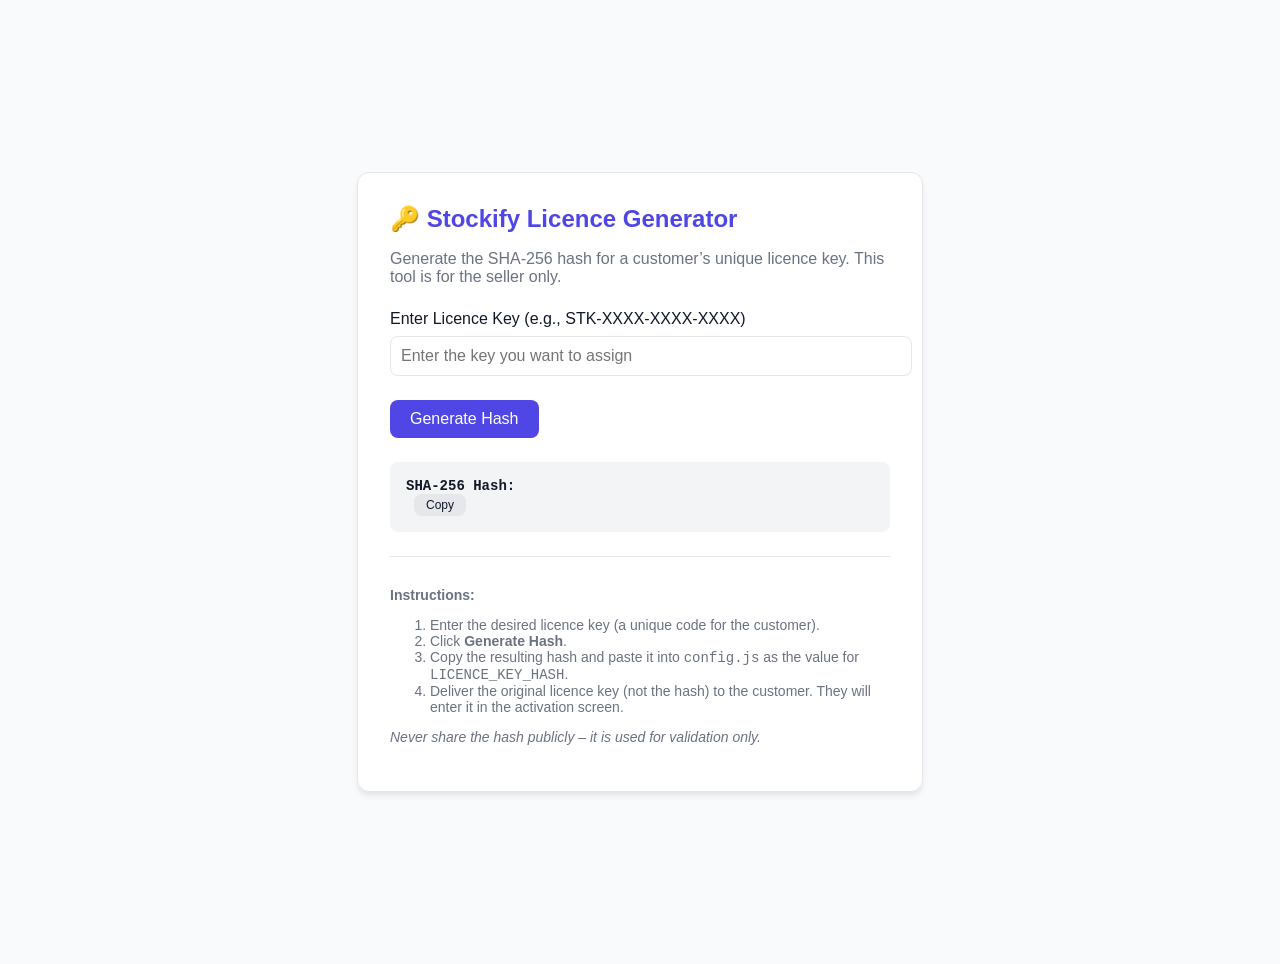
<file: license-generator.html>
<!DOCTYPE html>
<html lang="en">
<head>
  <meta charset="UTF-8">
  <meta name="viewport" content="width=device-width, initial-scale=1.0">
  <title>Stockify Licence Key Generator</title>
  <style>
    :root {
      --primary: #4F46E5;
      --surface: #FFFFFF;
      --border: #E5E7EB;
      --text: #111827;
      --text-secondary: #6B7280;
    }
    body {
      font-family: 'Inter', -apple-system, BlinkMacSystemFont, sans-serif;
      background: #F9FAFB;
      margin: 0;
      padding: 2rem;
      display: flex;
      align-items: center;
      justify-content: center;
      min-height: 100vh;
      color: var(--text);
    }
    .card {
      background: var(--surface);
      border: 1px solid var(--border);
      border-radius: 12px;
      box-shadow: 0 4px 6px -1px rgba(0,0,0,0.1);
      padding: 2rem;
      max-width: 500px;
      width: 100%;
    }
    h1 {
      margin-top: 0;
      font-size: 1.5rem;
      color: var(--primary);
    }
    .form-group {
      margin-bottom: 1.5rem;
    }
    label {
      display: block;
      margin-bottom: 0.5rem;
      font-weight: 500;
    }
    input[type="text"] {
      width: 100%;
      padding: 0.625rem;
      border: 1px solid var(--border);
      border-radius: 8px;
      font-size: 1rem;
      transition: border-color 0.15s, box-shadow 0.15s;
    }
    input[type="text"]:focus {
      outline: none;
      border-color: var(--primary);
      box-shadow: 0 0 0 3px rgba(79,70,229,0.1);
    }
    button {
      background: var(--primary);
      color: white;
      border: none;
      padding: 0.625rem 1.25rem;
      border-radius: 8px;
      font-size: 1rem;
      font-weight: 500;
      cursor: pointer;
      transition: background 0.15s;
    }
    button:hover {
      background: #4338CA;
    }
    button:disabled {
      opacity: 0.6;
      cursor: not-allowed;
    }
    .hash-output {
      margin-top: 1.5rem;
      padding: 1rem;
      background: #F3F4F6;
      border-radius: 8px;
      word-break: break-all;
      font-family: monospace;
      font-size: 0.875rem;
      color: var(--text-secondary);
    }
    .hash-output strong {
      color: var(--text);
    }
    .copy-btn {
      background: #E5E7EB;
      color: var(--text);
      margin-left: 0.5rem;
      padding: 0.25rem 0.75rem;
      font-size: 0.75rem;
    }
    .copy-btn:hover {
      background: #D1D5DB;
    }
    .instructions {
      margin-top: 1.5rem;
      font-size: 0.875rem;
      color: var(--text-secondary);
      border-top: 1px solid var(--border);
      padding-top: 1rem;
    }
    .error {
      color: #DC2626;
      font-size: 0.875rem;
      margin-top: 0.5rem;
    }
  </style>
</head>
<body>
  <div class="card">
    <h1>🔑 Stockify Licence Generator</h1>
    <p style="margin:0 0 1.5rem 0; color: var(--text-secondary);">Generate the SHA-256 hash for a customer’s unique licence key. This tool is for the seller only.</p>
    
    <div class="form-group">
      <label for="key-input">Enter Licence Key (e.g., STK-XXXX-XXXX-XXXX)</label>
      <input type="text" id="key-input" placeholder="Enter the key you want to assign" autocomplete="off">
    </div>
    
    <button id="generate-btn">Generate Hash</button>
    <div id="error-msg" class="error"></div>

    <div id="hash-output" class="hash-output hidden">
      <strong>SHA-256 Hash:</strong><br>
      <span id="hash-text"></span>
      <button class="copy-btn" id="copy-btn">Copy</button>
    </div>

    <div class="instructions">
      <p><strong>Instructions:</strong></p>
      <ol>
        <li>Enter the desired licence key (a unique code for the customer).</li>
        <li>Click <strong>Generate Hash</strong>.</li>
        <li>Copy the resulting hash and paste it into <code>config.js</code> as the value for <code>LICENCE_KEY_HASH</code>.</li>
        <li>Deliver the original licence key (not the hash) to the customer. They will enter it in the activation screen.</li>
      </ol>
      <p><em>Never share the hash publicly – it is used for validation only.</em></p>
    </div>
  </div>

  <script>
    async function generateHash(key) {
      const encoder = new TextEncoder();
      const data = encoder.encode(key.trim());
      const hashBuffer = await crypto.subtle.digest('SHA-256', data);
      const hashArray = Array.from(new Uint8Array(hashBuffer));
      return hashArray.map(b => b.toString(16).padStart(2, '0')).join('');
    }

    document.getElementById('generate-btn').addEventListener('click', async () => {
      const input = document.getElementById('key-input');
      const key = input.value.trim();
      const errorDiv = document.getElementById('error-msg');
      const outputDiv = document.getElementById('hash-output');
      const hashText = document.getElementById('hash-text');
      
      errorDiv.textContent = '';
      outputDiv.classList.add('hidden');
      
      if (!key) {
        errorDiv.textContent = 'Please enter a licence key.';
        return;
      }
      
      try {
        const hash = await generateHash(key);
        hashText.textContent = hash;
        outputDiv.classList.remove('hidden');
      } catch (err) {
        errorDiv.textContent = 'Failed to generate hash. ' + err.message;
      }
    });

    document.getElementById('copy-btn').addEventListener('click', () => {
      const hashText = document.getElementById('hash-text').textContent;
      if (!hashText) return;
      navigator.clipboard.writeText(hashText).then(() => {
        const btn = document.getElementById('copy-btn');
        btn.textContent = 'Copied!';
        setTimeout(() => btn.textContent = 'Copy', 1500);
      });
    });
  </script>
</body>
</html>
</file>
